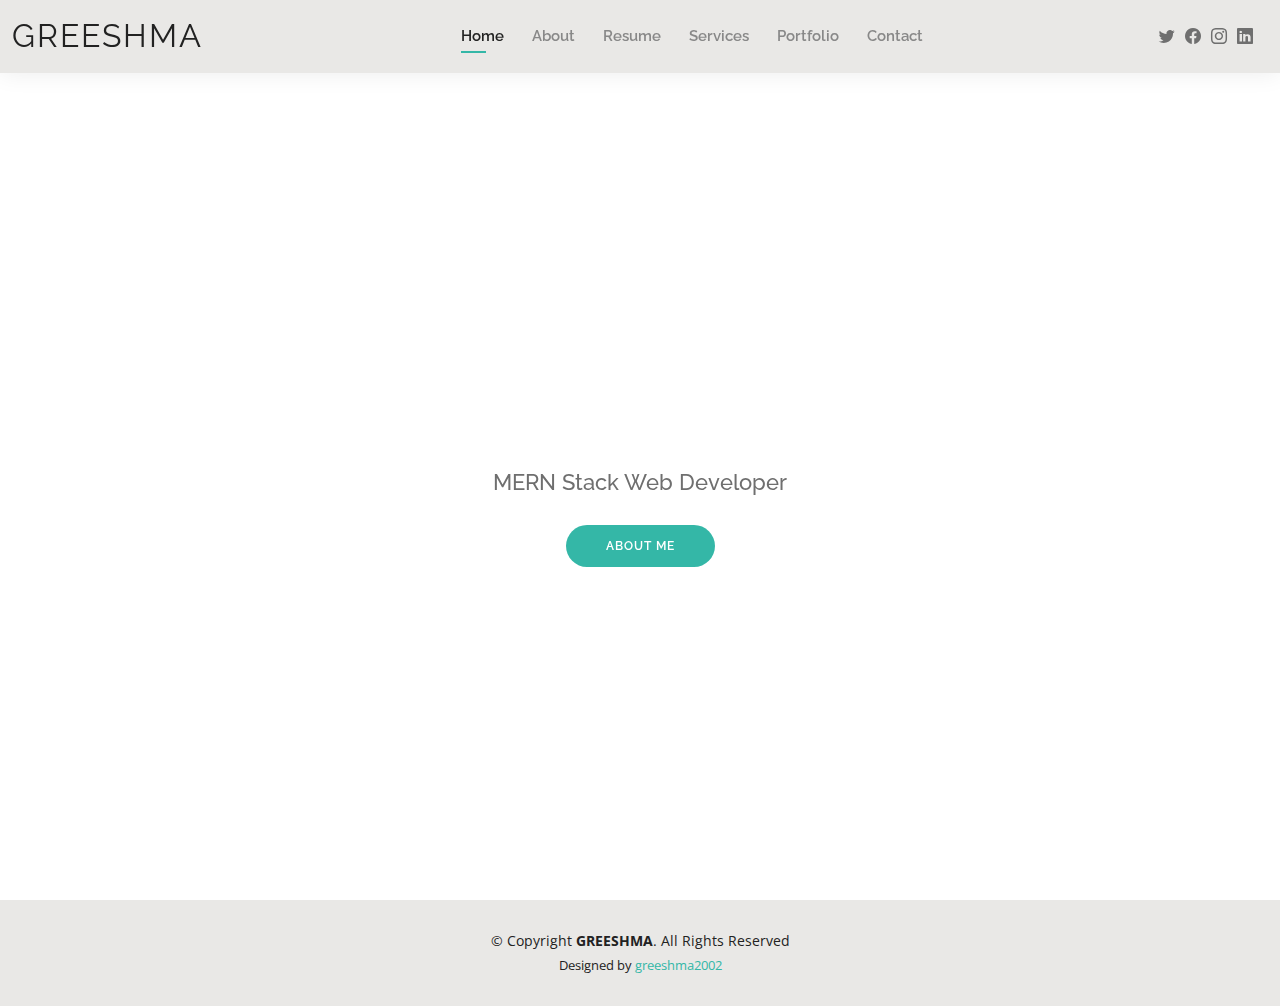
<file: index.html>
<!DOCTYPE html>
<html lang="en">

<head>
  <meta charset="utf-8">
  <meta content="width=device-width, initial-scale=1.0" name="viewport">

  <title>Greeshma Personal Portfolio - Index</title>
  <meta content="" name="description">
  <meta content="" name="keywords">


  <link href="assets/img/favicon.png" rel="icon">
  <link href="assets/img/apple-touch-icon.png" rel="apple-touch-icon">

  
  <link href="https://fonts.googleapis.com/css?family=Open+Sans:300,300i,400,400i,600,600i,700,700i|Raleway:300,300i,400,400i,500,500i,600,600i,700,700i|Poppins:300,300i,400,400i,500,500i,600,600i,700,700i" rel="stylesheet">

  
  <link href="assets/vendor/aos/aos.css" rel="stylesheet">
  <link href="assets/vendor/bootstrap/css/bootstrap.min.css" rel="stylesheet">
  <link href="assets/vendor/bootstrap-icons/bootstrap-icons.css" rel="stylesheet">
  <link href="assets/vendor/boxicons/css/boxicons.min.css" rel="stylesheet">
  <link href="assets/vendor/glightbox/css/glightbox.min.css" rel="stylesheet">
  <link href="assets/vendor/swiper/swiper-bundle.min.css" rel="stylesheet">

  
  <link href="assets/css/style.css" rel="stylesheet">

  
</head>

<body>

  
  <header id="header" class="fixed-top">
    <div class="container-fluid d-flex justify-content-between align-items-center">

      <h1 class="logo me-auto me-lg-0"><a href="index.html">GREESHMA</a></h1>
      
      <nav id="navbar" class="navbar order-last order-lg-0">
        <ul>
          <li><a class="active" href="index.html">Home</a></li>
          <li><a href="about.html">About</a></li>
          <li><a href="resume.html">Resume</a></li>
          <li><a href="services.html">Services</a></li>
          <li><a href="portfolio.html">Portfolio</a></li>
          <li><a href="contact.html">Contact</a></li>
        </ul>
        <i class="bi bi-list mobile-nav-toggle"></i>
      </nav>

      <div class="header-social-links">
        <a href="#" class="twitter"><i class="bi bi-twitter"></i></a>
        <a href="#" class="facebook"><i class="bi bi-facebook"></i></a>
        <a href="https://www.instagram.com/grees_h_ma_2002/" class="instagram"><i class="bi bi-instagram"></i></a>
        <a href="#" class="linkedin"><i class="bi bi-linkedin"></i></i></a>
      </div>

    </div>

  </header>

  
  <section id="hero" class="d-flex align-items-center">
    <div class="container d-flex flex-column align-items-center" data-aos="zoom-in" data-aos-delay="100">
      <h1 style="color: white;" >Greeshma R Nair</h1>
      <h2>MERN Stack Web Developer</h2>
      <a href="about.html" class="btn-about">About Me</a>
    </div>
  </section>

  
  <footer id="footer">
    <div class="container">
      <div class="copyright">
        &copy; Copyright <strong><span>GREESHMA</span></strong>. All Rights Reserved
      </div>
      <div class="credits">
        
        Designed by <a href="https://bootstrapmade.com/">greeshma2002</a>
      </div>
    </div>
  </footer>

  <div id="preloader"></div>
  <a href="#" class="back-to-top d-flex align-items-center justify-content-center"><i class="bi bi-arrow-up-short"></i></a>

  
  <script src="assets/vendor/purecounter/purecounter_vanilla.js"></script>
  <script src="assets/vendor/aos/aos.js"></script>
  <script src="assets/vendor/bootstrap/js/bootstrap.bundle.min.js"></script>
  <script src="assets/vendor/glightbox/js/glightbox.min.js"></script>
  <script src="assets/vendor/isotope-layout/isotope.pkgd.min.js"></script>
  <script src="assets/vendor/swiper/swiper-bundle.min.js"></script>
  <script src="assets/vendor/waypoints/noframework.waypoints.js"></script>
  <script src="assets/vendor/php-email-form/validate.js"></script>

  
  <script src="assets/js/main.js"></script>

</body>

</html>
</file>
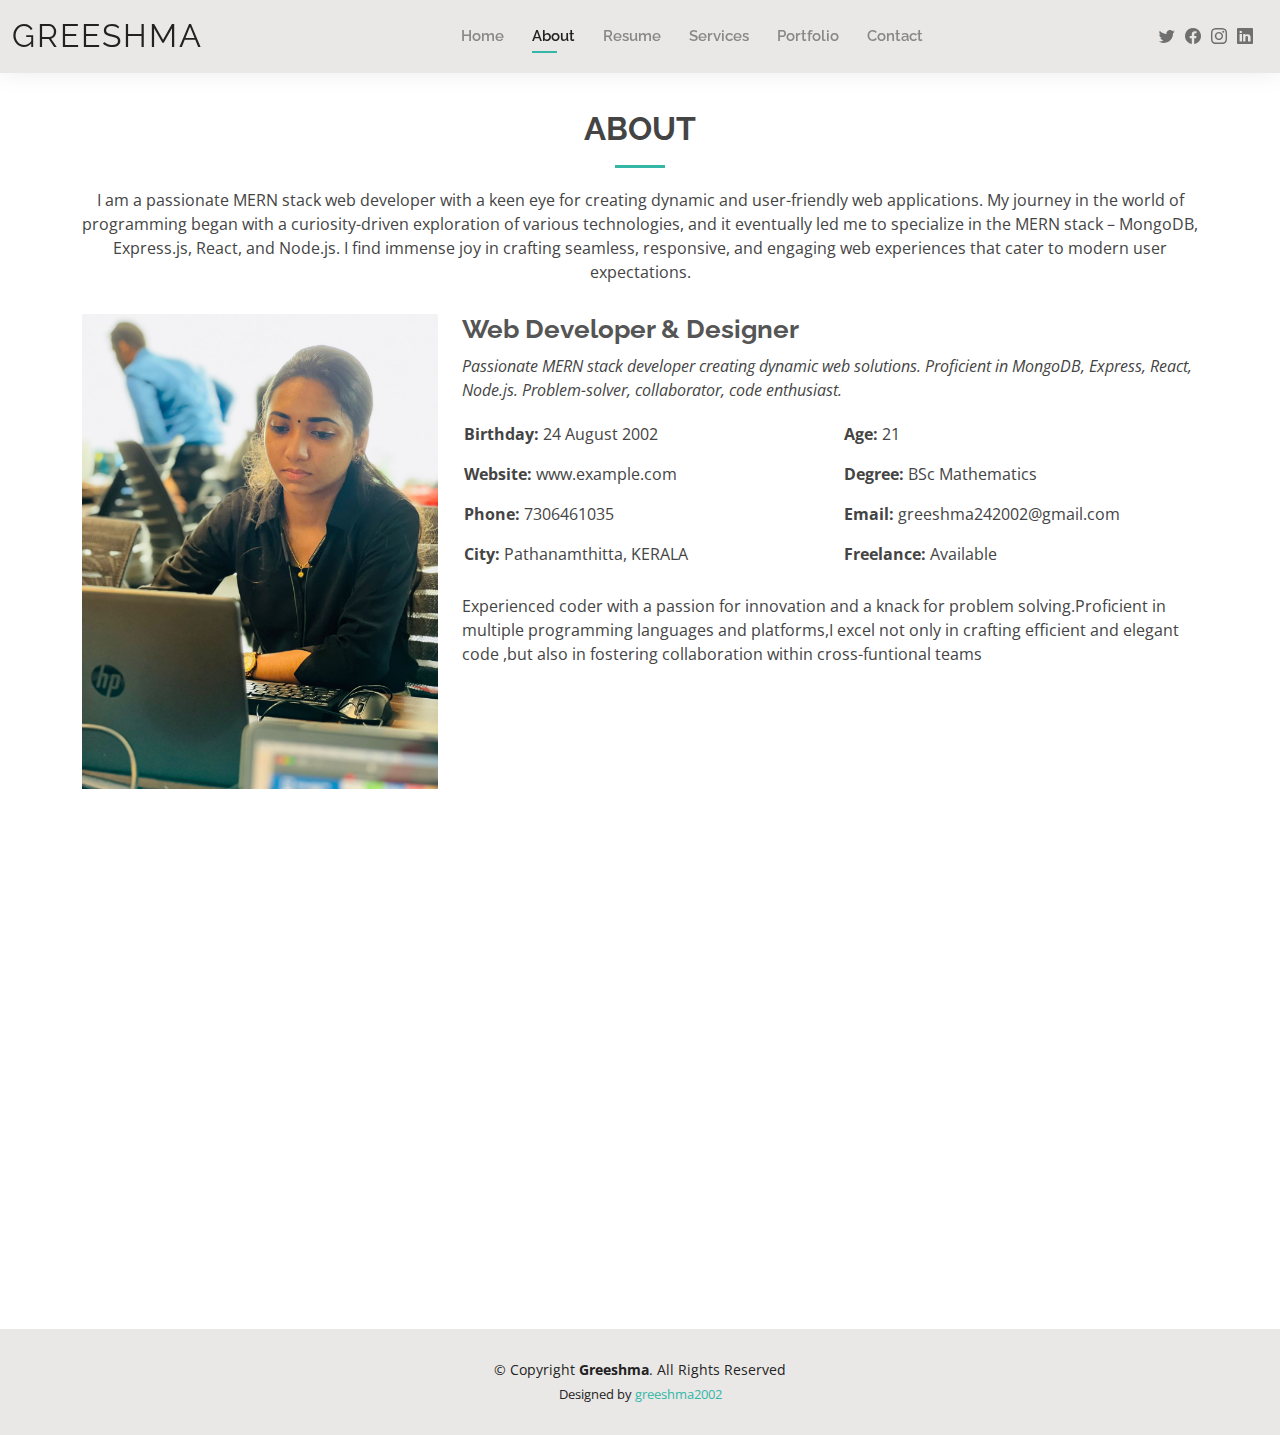
<file: about.html>
<!DOCTYPE html>
<html lang="en">

<head>
  <meta charset="utf-8">
  <meta content="width=device-width, initial-scale=1.0" name="viewport">

  <title>About - Greeshma Personal Portfolio</title>
  <meta content="" name="description">
  <meta content="" name="keywords">

  <!-- Favicons -->
  <link href="assets/img/favicon.png" rel="icon">
  <link href="assets/img/apple-touch-icon.png" rel="apple-touch-icon">

  <!-- Google Fonts -->
  <link href="https://fonts.googleapis.com/css?family=Open+Sans:300,300i,400,400i,600,600i,700,700i|Raleway:300,300i,400,400i,500,500i,600,600i,700,700i|Poppins:300,300i,400,400i,500,500i,600,600i,700,700i" rel="stylesheet">

  <!-- Vendor CSS Files -->
  <link href="assets/vendor/aos/aos.css" rel="stylesheet">
  <link href="assets/vendor/bootstrap/css/bootstrap.min.css" rel="stylesheet">
  <link href="assets/vendor/bootstrap-icons/bootstrap-icons.css" rel="stylesheet">
  <link href="assets/vendor/boxicons/css/boxicons.min.css" rel="stylesheet">
  <link href="assets/vendor/glightbox/css/glightbox.min.css" rel="stylesheet">
  <link href="assets/vendor/swiper/swiper-bundle.min.css" rel="stylesheet">

  <!-- Template Main CSS File -->
  <link href="assets/css/style.css" rel="stylesheet">

 
</head>

<body>

  <!-- ======= Header ======= -->
  <header id="header" class="fixed-top">
    <div class="container-fluid d-flex justify-content-between align-items-center">

      <h1 class="logo me-auto me-lg-0"><a href="index.html">GREESHMA</a></h1>
      <!-- Uncomment below if you prefer to use an image logo -->
      <!-- <a href="index.html" class="logo"><img src="assets/img/logo.png" alt="" class="img-fluid"></a>-->

      <nav id="navbar" class="navbar order-last order-lg-0">
        <ul>
          <li><a href="index.html">Home</a></li>
          <li><a class="active" href="about.html">About</a></li>
          <li><a href="resume.html">Resume</a></li>
          <li><a href="services.html">Services</a></li>
          <li><a href="portfolio.html">Portfolio</a></li>
          <li><a href="contact.html">Contact</a></li>
        </ul>
        <i class="bi bi-list mobile-nav-toggle"></i>
      </nav><!-- .navbar -->

      <div class="header-social-links">
        <a href="#" class="twitter"><i class="bi bi-twitter"></i></a>
        <a href="#" class="facebook"><i class="bi bi-facebook"></i></a>
        <a href="https://www.instagram.com/grees_h_ma_2002/" class="instagram"><i class="bi bi-instagram"></i></a>
        <a href="#" class="linkedin"><i class="bi bi-linkedin"></i></i></a>
      </div>

    </div>

  </header><!-- End Header -->

  <main id="main">

    <!-- ======= About Section ======= -->
    <section id="about" class="about">
      <div class="container" data-aos="fade-up">

        <div class="section-title">
          <h2>About</h2>
          <p>I am a passionate MERN stack web developer with a keen eye for creating dynamic and user-friendly web applications. My journey in the world of programming began with a curiosity-driven exploration of various technologies, and it eventually led me to specialize in the MERN stack – MongoDB, Express.js, React, and Node.js. I find immense joy in crafting seamless, responsive, and engaging web experiences that cater to modern user expectations.</p>
        </div>

        <div class="row">
          <div class="col-lg-4">
            <img src="greeshma.jpg" class="img-fluid" alt="">
          </div>
          <div class="col-lg-8 pt-4 pt-lg-0 content">
            <h3>Web Developer &amp; Designer</h3>
            <p class="fst-italic">
              Passionate MERN stack developer creating dynamic web solutions. Proficient in MongoDB, Express, React, Node.js. Problem-solver, collaborator, code enthusiast.
            </p>
            <div class="row">
              <div class="col-lg-6">
                <ul>
                  <li><i class="bi bi-rounded-right"></i> <strong>Birthday:</strong> 24 August 2002</li>
                  <li><i class="bi bi-rounded-right"></i> <strong>Website:</strong> www.example.com</li>
                  <li><i class="bi bi-rounded-right"></i> <strong>Phone:</strong> 7306461035</li>
                  <li><i class="bi bi-rounded-right"></i> <strong>City:</strong> Pathanamthitta, KERALA</li>
                </ul>
              </div>
              <div class="col-lg-6">
                <ul>
                  <li><i class="bi bi-rounded-right"></i> <strong>Age:</strong> 21</li>
                  <li><i class="bi bi-rounded-right"></i> <strong>Degree:</strong> BSc Mathematics</li>
                  <li><i class="bi bi-rounded-right"></i> <strong>Email:</strong> greeshma242002@gmail.com</li>
                  <li><i class="bi bi-rounded-right"></i> <strong>Freelance:</strong> Available</li>
                </ul>
              </div>
            </div>
            <p>
             Experienced coder with a passion for innovation and a knack for problem solving.Proficient in multiple programming languages and platforms,I excel not only in crafting efficient and elegant code ,but also in fostering collaboration within cross-funtional teams
            </p>
          </div>
        </div>

      </div>
    </section><!-- End About Section -->

    <!-- ======= Skills Section ======= -->
    <section id="skills" class="skills">
      <div class="container" data-aos="fade-up">

        <div class="section-title">
          <h2>Skills</h2>
          <p>Experienced MERN Stack developer with a passion for crafting seamless web applications.Proficient in MongoDB for robust data handling,Express.js for creating efficient APIs,and react for dynamic user interfaces.Skilled in Node.js to manage server-side scripting and asynchronous operations.Adept at front-end develepment with HTML,CSS and responsive design principles</p>
        </div>

        <div class="row skills-content">

          <div class="col-lg-6">

            <div class="progress">
              <span class="skill">HTML <i class="val">100%</i></span>
              <div class="progress-bar-wrap">
                <div class="progress-bar" role="progressbar" aria-valuenow="100" aria-valuemin="0" aria-valuemax="100"></div>
              </div>
            </div>

            <div class="progress">
              <span class="skill">CSS <i class="val">90%</i></span>
              <div class="progress-bar-wrap">
                <div class="progress-bar" role="progressbar" aria-valuenow="90" aria-valuemin="0" aria-valuemax="100"></div>
              </div>
            </div>

            <div class="progress">
              <span class="skill">JavaScript <i class="val">75%</i></span>
              <div class="progress-bar-wrap">
                <div class="progress-bar" role="progressbar" aria-valuenow="75" aria-valuemin="0" aria-valuemax="100"></div>
              </div>
            </div>

          </div>

          <div class="col-lg-6">

            <div class="progress">
              <span class="skill">Node.js <i class="val">80%</i></span>
              <div class="progress-bar-wrap">
                <div class="progress-bar" role="progressbar" aria-valuenow="80" aria-valuemin="0" aria-valuemax="100"></div>
              </div>
            </div>

            <div class="progress">
              <span class="skill">MongoDB <i class="val">90%</i></span>
              <div class="progress-bar-wrap">
                <div class="progress-bar" role="progressbar" aria-valuenow="90" aria-valuemin="0" aria-valuemax="100"></div>
              </div>
            </div>

            <div class="progress">
              <span class="skill">Express.js <i class="val">55%</i></span>
              <div class="progress-bar-wrap">
                <div class="progress-bar" role="progressbar" aria-valuenow="55" aria-valuemin="0" aria-valuemax="100"></div>
              </div>
            </div>

          </div>

        </div>

      </div>
    </section><!-- End Skills Section -->

    <!-- ======= Facts Section ======= -->
   
  <!-- ======= Footer ======= -->
  <footer id="footer">
    <div class="container">
      <div class="copyright">
        &copy; Copyright <strong><span>Greeshma</span></strong>. All Rights Reserved
      </div>
      <div class="credits">
        <!-- All the links in the footer should remain intact. -->
        <!-- You can delete the links only if you purchased the pro version. -->
        <!-- Licensing information: https://bootstrapmade.com/license/ -->
        <!-- Purchase the pro version with working PHP/AJAX contact form: https://bootstrapmade.com/kelly-free-bootstrap-cv-resume-html-template/ -->
        Designed by <a href="https://bootstrapmade.com/">greeshma2002</a>
      </div>
    </div>
  </footer>

  <div id="preloader"></div>
  <a href="#" class="back-to-top d-flex align-items-center justify-content-center"><i class="bi bi-arrow-up-short"></i></a>

  <!-- Vendor JS Files -->
  <script src="assets/vendor/purecounter/purecounter_vanilla.js"></script>
  <script src="assets/vendor/aos/aos.js"></script>
  <script src="assets/vendor/bootstrap/js/bootstrap.bundle.min.js"></script>
  <script src="assets/vendor/glightbox/js/glightbox.min.js"></script>
  <script src="assets/vendor/isotope-layout/isotope.pkgd.min.js"></script>
  <script src="assets/vendor/swiper/swiper-bundle.min.js"></script>
  <script src="assets/vendor/waypoints/noframework.waypoints.js"></script>
  <script src="assets/vendor/php-email-form/validate.js"></script>

  <!-- Template Main JS File -->
  <script src="assets/js/main.js"></script>

</body>

</html>
</file>
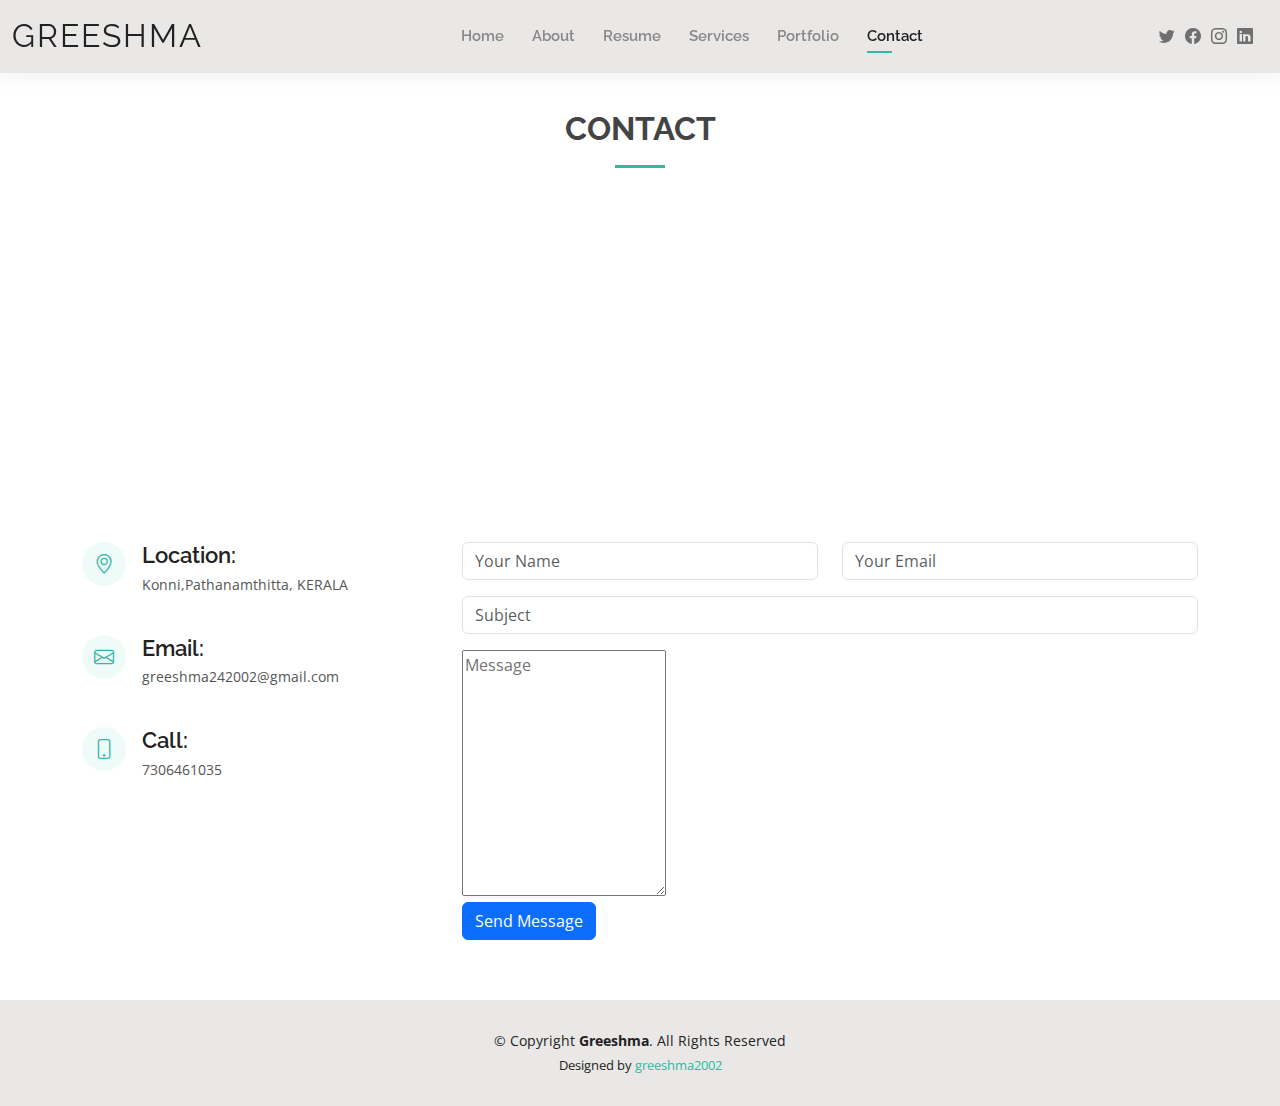
<file: contact.html>
<!DOCTYPE html>
<html lang="en">

<head>
  <meta charset="utf-8">
  <meta content="width=device-width, initial-scale=1.0" name="viewport">

  <title>Contact - Greeshma Personal Portfolio</title>
  <meta content="" name="description">
  <meta content="" name="keywords">

  <!-- Favicons -->
  <link href="assets/img/favicon.png" rel="icon">
  <link href="assets/img/apple-touch-icon.png" rel="apple-touch-icon">

  <!-- Google Fonts -->
  <link href="https://fonts.googleapis.com/css?family=Open+Sans:300,300i,400,400i,600,600i,700,700i|Raleway:300,300i,400,400i,500,500i,600,600i,700,700i|Poppins:300,300i,400,400i,500,500i,600,600i,700,700i" rel="stylesheet">

  <!-- Vendor CSS Files -->
  <link href="assets/vendor/aos/aos.css" rel="stylesheet">
  <link href="assets/vendor/bootstrap/css/bootstrap.min.css" rel="stylesheet">
  <link href="assets/vendor/bootstrap-icons/bootstrap-icons.css" rel="stylesheet">
  <link href="assets/vendor/boxicons/css/boxicons.min.css" rel="stylesheet">
  <link href="assets/vendor/glightbox/css/glightbox.min.css" rel="stylesheet">
  <link href="assets/vendor/swiper/swiper-bundle.min.css" rel="stylesheet">

  <!-- Template Main CSS File -->
  <link href="assets/css/style.css" rel="stylesheet">

  <!-- =======================================================
  * Template Name: Kelly
  * Updated: Jul 27 2023 with Bootstrap v5.3.1
  * Template URL: https://bootstrapmade.com/kelly-free-bootstrap-cv-resume-html-template/
  * Author: BootstrapMade.com
  * License: https://bootstrapmade.com/license/
  ======================================================== -->
</head>

<body>

  <!-- ======= Header ======= -->
  <header id="header" class="fixed-top">
    <div class="container-fluid d-flex justify-content-between align-items-center">

      <h1 class="logo me-auto me-lg-0"><a href="index.html">GREESHMA</a></h1>
      <!-- Uncomment below if you prefer to use an image logo -->
      <!-- <a href="index.html" class="logo"><img src="assets/img/logo.png" alt="" class="img-fluid"></a>-->

      <nav id="navbar" class="navbar order-last order-lg-0">
        <ul>
          <li><a href="index.html">Home</a></li>
          <li><a href="about.html">About</a></li>
          <li><a href="resume.html">Resume</a></li>
          <li><a href="services.html">Services</a></li>
          <li><a href="portfolio.html">Portfolio</a></li>
          <li><a class="active" href="contact.html">Contact</a></li>
        </ul>
        <i class="bi bi-list mobile-nav-toggle"></i>
      </nav><!-- .navbar -->

      <div class="header-social-links">
        <a href="#" class="twitter"><i class="bi bi-twitter"></i></a>
        <a href="#" class="facebook"><i class="bi bi-facebook"></i></a>
        <a href="https://www.instagram.com/grees_h_ma_2002/" class="instagram"><i class="bi bi-instagram"></i></a>
        <a href="#" class="linkedin"><i class="bi bi-linkedin"></i></i></a>
      </div>

    </div>

  </header><!-- End Header -->

  <main id="main">

    <!-- ======= Contact Section ======= -->
    <section id="contact" class="contact">
      <div class="container" data-aos="fade-up">

        <div class="section-title">
          <h2>Contact</h2>
        </div>

        <div>
          <iframe style="border:0; width: 100%; height: 270px;" src="https://www.google.com/maps/embed?pb=!1m14!1m8!1m3!1d12097.433213460943!2d-74.0062269!3d40.7101282!3m2!1i1024!2i768!4f13.1!3m3!1m2!1s0x0%3A0xb89d1fe6bc499443!2sDowntown+Conference+Center!5e0!3m2!1smk!2sbg!4v1539943755621" frameborder="0" allowfullscreen></iframe>
        </div>

        <div class="row mt-5">

          <div class="col-lg-4">
            <div class="info">
              <div class="address">
                <i class="bi bi-geo-alt"></i>
                <h4>Location:</h4>
                <p>Konni,Pathanamthitta, KERALA</p>
              </div>

              <div class="email">
                <i class="bi bi-envelope"></i>
                <h4>Email:</h4>
                <p>greeshma242002@gmail.com</p>
              </div>

              <div class="phone">
                <i class="bi bi-phone"></i>
                <h4>Call:</h4>
                <p>7306461035</p>
              </div>

            </div>

          </div>

          <div class="col-lg-8 mt-5 mt-lg-0">
<form id="submit-form" action="https://formspree.io/f/mdorgyya" method="POST">
  <div class="input-box">
    <div class="row">
      <div class="col-md-6 form-group">
        
        <input type="text" name="name" class="form-control" id="Name" placeholder="Your Name" pattern="[A-Z a-z ]+" required>
      </div>
      <div class="col-md-6 form-group">
        
        <input type="email" class="form-control" name="email" id="Email" placeholder="Your Email" required>
      </div>
    </div>
  </div>
  <div class="form-group mt-3">
    
    <input type="text" class="form-control" name="subject" id="Subject" placeholder="Subject" required>
  </div>
  <div class="form-group mt-3">
    
    <textarea name="message" rows="10" id="Message" placeholder="Message" required></textarea>
  </div>
  <button type="submit" class="btn btn-primary">Send Message</button>
</form>

            <!-- <form  id="submit-form"action="" >
              <div class="input-box">
                <div class="col-md-6 form-group">
                  <input type="text" name="name" class="form-control" id="Name" placeholder="Your Name" required>
                </div>
                <div class="col-md-6 form-group mt-3 mt-md-0">
                  <input type="email" class="form-control" name="email" id="Email" placeholder="Your Email" required>
                </div>
              </div>
              <div class="form-group mt-3">
                <input type="text" class="form-control" name="subject" id="Subject" placeholder="Subject" required>
              </div>
              <div class="form-group mt-3">
                <textarea name="message" rows="10" id="Message" required></textarea>
              </div>
             
              <div class=""><button type="submit">Send Message</button></div>
            </form> -->

          </div>

        </div>

      </div>
    </section><!-- End Contact Section -->

  </main><!-- End #main -->

  <!-- ======= Footer ======= -->
  <footer id="footer">
    <div class="container">
      <div class="copyright">
        &copy; Copyright <strong><span>Greeshma</span></strong>. All Rights Reserved
      </div>
      <div class="credits">
        <!-- All the links in the footer should remain intact. -->
        <!-- You can delete the links only if you purchased the pro version. -->
        <!-- Licensing information: https://bootstrapmade.com/license/ -->
        <!-- Purchase the pro version with working PHP/AJAX contact form: https://bootstrapmade.com/kelly-free-bootstrap-cv-resume-html-template/ -->
        Designed by <a href="https://bootstrapmade.com/">greeshma2002</a>
      </div>
    </div>
  </footer><!-- End  Footer -->

  <div id="preloader"></div>
  <a href="#" class="back-to-top d-flex align-items-center justify-content-center"><i class="bi bi-arrow-up-short"></i></a>

  <!-- Vendor JS Files -->
  <script src="assets/vendor/purecounter/purecounter_vanilla.js"></script>
  <script src="assets/vendor/aos/aos.js"></script>
  <script src="assets/vendor/bootstrap/js/bootstrap.bundle.min.js"></script>
  <script src="assets/vendor/glightbox/js/glightbox.min.js"></script>
  <script src="assets/vendor/isotope-layout/isotope.pkgd.min.js"></script>
  <script src="assets/vendor/swiper/swiper-bundle.min.js"></script>
  <script src="assets/vendor/waypoints/noframework.waypoints.js"></script>
  

  <!-- Template Main JS File -->
  <script src="assets/js/main.js"></script>

  <!--Form Validation -->
  <script>
     
  </script>

</body>

</html>
</file>
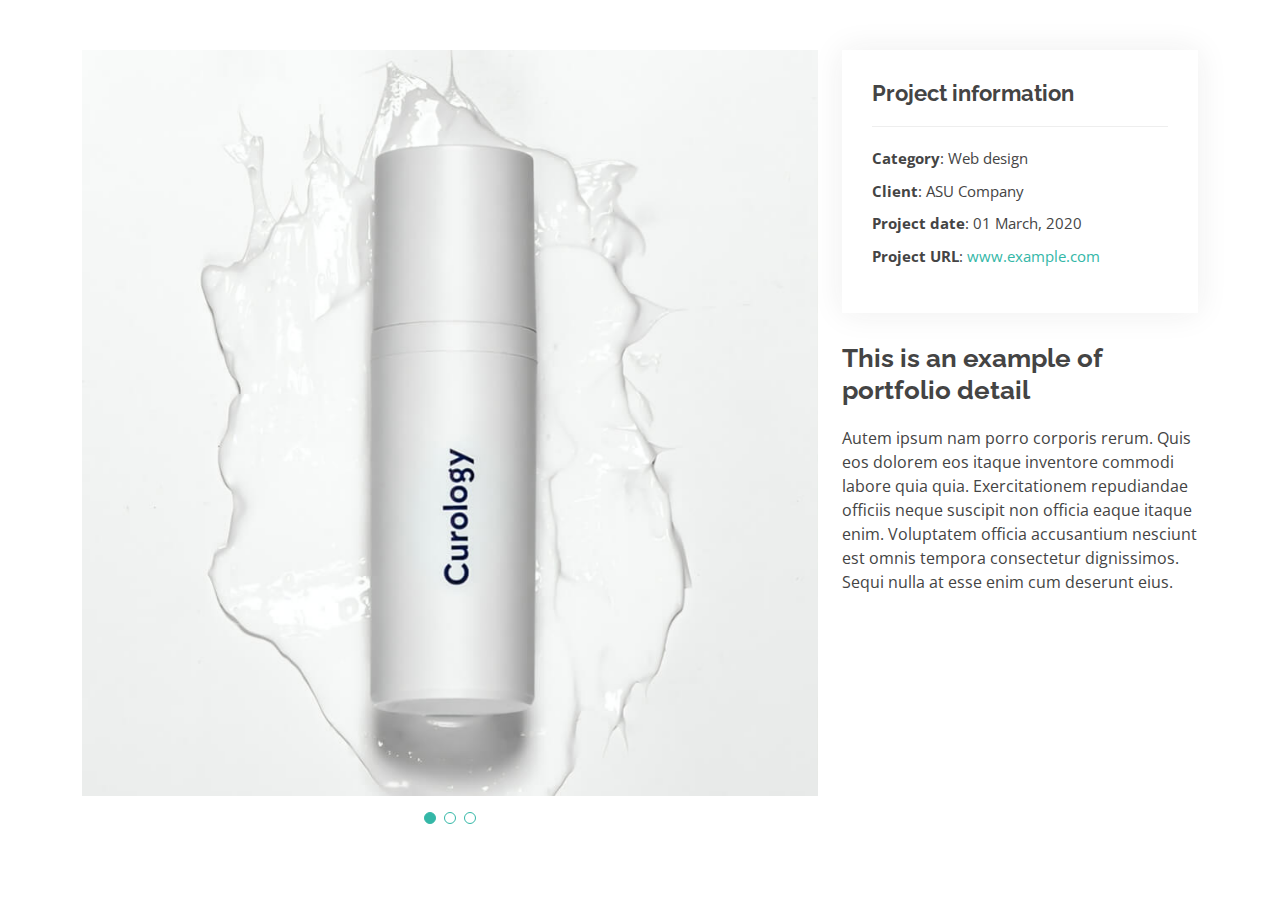
<file: portfolio-details.html>
<!DOCTYPE html>
<html lang="en">

<head>
  <meta charset="utf-8">
  <meta content="width=device-width, initial-scale=1.0" name="viewport">

  <title>Portfolio Details - Kelly Bootstrap Template</title>
  <meta content="" name="description">
  <meta content="" name="keywords">

  <!-- Favicons -->
  <link href="assets/img/favicon.png" rel="icon">
  <link href="assets/img/apple-touch-icon.png" rel="apple-touch-icon">

  <!-- Google Fonts -->
  <link href="https://fonts.googleapis.com/css?family=Open+Sans:300,300i,400,400i,600,600i,700,700i|Raleway:300,300i,400,400i,500,500i,600,600i,700,700i|Poppins:300,300i,400,400i,500,500i,600,600i,700,700i" rel="stylesheet">

  <!-- Vendor CSS Files -->
  <link href="assets/vendor/aos/aos.css" rel="stylesheet">
  <link href="assets/vendor/bootstrap/css/bootstrap.min.css" rel="stylesheet">
  <link href="assets/vendor/bootstrap-icons/bootstrap-icons.css" rel="stylesheet">
  <link href="assets/vendor/boxicons/css/boxicons.min.css" rel="stylesheet">
  <link href="assets/vendor/glightbox/css/glightbox.min.css" rel="stylesheet">
  <link href="assets/vendor/swiper/swiper-bundle.min.css" rel="stylesheet">

  <!-- Template Main CSS File -->
  <link href="assets/css/style.css" rel="stylesheet">

  <!-- =======================================================
  * Template Name: Kelly
  * Updated: Jul 27 2023 with Bootstrap v5.3.1
  * Template URL: https://bootstrapmade.com/kelly-free-bootstrap-cv-resume-html-template/
  * Author: BootstrapMade.com
  * License: https://bootstrapmade.com/license/
  ======================================================== -->
</head>

<body>

  <main id="main">

    <!-- ======= Portfolio Details Section ======= -->
    <section id="portfolio-details" class="portfolio-details">
      <div class="container">

        <div class="row gy-4">

          <div class="col-lg-8">
            <div class="portfolio-details-slider swiper">
              <div class="swiper-wrapper align-items-center">

                <div class="swiper-slide">
                  <img src="assets/img/portfolio/portfolio-1.jpg" alt="">
                </div>

                <div class="swiper-slide">
                  <img src="assets/img/portfolio/portfolio-2.jpg" alt="">
                </div>

                <div class="swiper-slide">
                  <img src="assets/img/portfolio/portfolio-3.jpg" alt="">
                </div>

              </div>
              <div class="swiper-pagination"></div>
            </div>
          </div>

          <div class="col-lg-4">
            <div class="portfolio-info">
              <h3>Project information</h3>
              <ul>
                <li><strong>Category</strong>: Web design</li>
                <li><strong>Client</strong>: ASU Company</li>
                <li><strong>Project date</strong>: 01 March, 2020</li>
                <li><strong>Project URL</strong>: <a href="#">www.example.com</a></li>
              </ul>
            </div>
            <div class="portfolio-description">
              <h2>This is an example of portfolio detail</h2>
              <p>
                Autem ipsum nam porro corporis rerum. Quis eos dolorem eos itaque inventore commodi labore quia quia. Exercitationem repudiandae officiis neque suscipit non officia eaque itaque enim. Voluptatem officia accusantium nesciunt est omnis tempora consectetur dignissimos. Sequi nulla at esse enim cum deserunt eius.
              </p>
            </div>
          </div>

        </div>

      </div>
    </section><!-- End Portfolio Details Section -->

  </main><!-- End #main -->

  <div id="preloader"></div>
  <a href="#" class="back-to-top d-flex align-items-center justify-content-center"><i class="bi bi-arrow-up-short"></i></a>

  <!-- Vendor JS Files -->
  <script src="assets/vendor/purecounter/purecounter_vanilla.js"></script>
  <script src="assets/vendor/aos/aos.js"></script>
  <script src="assets/vendor/bootstrap/js/bootstrap.bundle.min.js"></script>
  <script src="assets/vendor/glightbox/js/glightbox.min.js"></script>
  <script src="assets/vendor/isotope-layout/isotope.pkgd.min.js"></script>
  <script src="assets/vendor/swiper/swiper-bundle.min.js"></script>
  <script src="assets/vendor/waypoints/noframework.waypoints.js"></script>
  <script src="assets/vendor/php-email-form/validate.js"></script>

  <!-- Template Main JS File -->
  <script src="assets/js/main.js"></script>

</body>

</html>
</file>
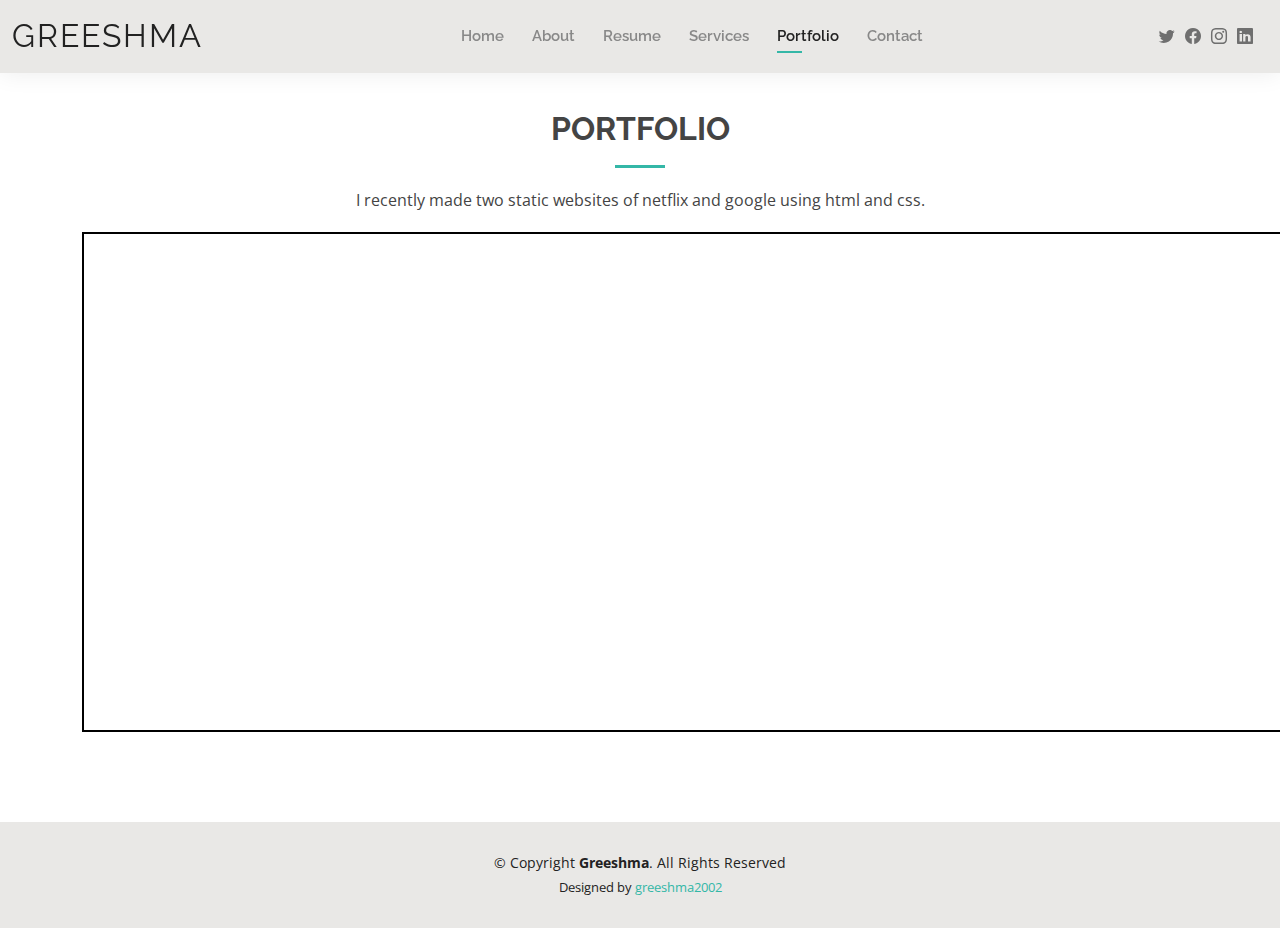
<file: portfolio.html>
<!DOCTYPE html>
<html lang="en">

<head>
  <meta charset="utf-8">
  <meta content="width=device-width, initial-scale=1.0" name="viewport">

  <title>Portfolio - Greeshma Personal Portfolio</title>
  <meta content="" name="description">
  <meta content="" name="keywords">

  <!-- Favicons -->
  <link href="assets/img/favicon.png" rel="icon">
  <link href="assets/img/apple-touch-icon.png" rel="apple-touch-icon">

  <!-- Google Fonts -->
  <link href="https://fonts.googleapis.com/css?family=Open+Sans:300,300i,400,400i,600,600i,700,700i|Raleway:300,300i,400,400i,500,500i,600,600i,700,700i|Poppins:300,300i,400,400i,500,500i,600,600i,700,700i" rel="stylesheet">

  <!-- Vendor CSS Files -->
  <link href="assets/vendor/aos/aos.css" rel="stylesheet">
  <link href="assets/vendor/bootstrap/css/bootstrap.min.css" rel="stylesheet">
  <link href="assets/vendor/bootstrap-icons/bootstrap-icons.css" rel="stylesheet">
  <link href="assets/vendor/boxicons/css/boxicons.min.css" rel="stylesheet">
  <link href="assets/vendor/glightbox/css/glightbox.min.css" rel="stylesheet">
  <link href="assets/vendor/swiper/swiper-bundle.min.css" rel="stylesheet">

  <!-- Template Main CSS File -->
  <link href="assets/css/style.css" rel="stylesheet">

  <!-- =======================================================
  * Template Name: Kelly
  * Updated: Jul 27 2023 with Bootstrap v5.3.1
  * Template URL: https://bootstrapmade.com/kelly-free-bootstrap-cv-resume-html-template/
  * Author: BootstrapMade.com
  * License: https://bootstrapmade.com/license/
  ======================================================== -->
</head>

<body>

  <!-- ======= Header ======= -->
  <header id="header" class="fixed-top">
    <div class="container-fluid d-flex justify-content-between align-items-center">

      <h1 class="logo me-auto me-lg-0"><a href="index.html">GREESHMA</a></h1>
      <!-- Uncomment below if you prefer to use an image logo -->
      <!-- <a href="index.html" class="logo"><img src="assets/img/logo.png" alt="" class="img-fluid"></a>-->

      <nav id="navbar" class="navbar order-last order-lg-0">
        <ul>
          <li><a href="index.html">Home</a></li>
          <li><a href="about.html">About</a></li>
          <li><a href="resume.html">Resume</a></li>
          <li><a href="services.html">Services</a></li>
          <li><a class="active" href="portfolio.html">Portfolio</a></li>
          <li><a href="contact.html">Contact</a></li>
        </ul>
        <i class="bi bi-list mobile-nav-toggle"></i>
      </nav><!-- .navbar -->

      <div class="header-social-links">
        <a href="#" class="twitter"><i class="bi bi-twitter"></i></a>
        <a href="#" class="facebook"><i class="bi bi-facebook"></i></a>
        <a href="https://www.instagram.com/grees_h_ma_2002/" class="instagram"><i class="bi bi-instagram"></i></a>
        <a href="#" class="linkedin"><i class="bi bi-linkedin"></i></i></a>
      </div>

    </div>

  </header><!-- End Header -->

  <main id="main">

    <!-- ======= Portfolio Section ======= -->
    <section id="portfolio" class="portfolio">
      <div class="container" data-aos="fade-up">

        <div class="section-title">
          <h2>Portfolio</h2>
          <p>I recently made two static websites of netflix and google using html and css.</p>
          <div class="greeshma-projects">
          <div class="project1"></div>
          <div class="project2"></div>
        </div>
        </div>

        
          
    </section><!-- End Portfolio Section -->

  </main><!-- End #main -->

  <!-- ======= Footer ======= -->
  <footer id="footer">
    <div class="container">
      <div class="copyright">
        &copy; Copyright <strong><span>Greeshma</span></strong>. All Rights Reserved
      </div>
      <div class="credits">
        <!-- All the links in the footer should remain intact. -->
        <!-- You can delete the links only if you purchased the pro version. -->
        <!-- Licensing information: https://bootstrapmade.com/license/ -->
        <!-- Purchase the pro version with working PHP/AJAX contact form: https://bootstrapmade.com/kelly-free-bootstrap-cv-resume-html-template/ -->
        Designed by <a href="https://bootstrapmade.com/">greeshma2002</a>
      </div>
    </div>
  </footer><!-- End  Footer -->

  <div id="preloader"></div>
  <a href="#" class="back-to-top d-flex align-items-center justify-content-center"><i class="bi bi-arrow-up-short"></i></a>

  <!-- Vendor JS Files -->
  <script src="assets/vendor/purecounter/purecounter_vanilla.js"></script>
  <script src="assets/vendor/aos/aos.js"></script>
  <script src="assets/vendor/bootstrap/js/bootstrap.bundle.min.js"></script>
  <script src="assets/vendor/glightbox/js/glightbox.min.js"></script>
  <script src="assets/vendor/isotope-layout/isotope.pkgd.min.js"></script>
  <script src="assets/vendor/swiper/swiper-bundle.min.js"></script>
  <script src="assets/vendor/waypoints/noframework.waypoints.js"></script>
  <script src="assets/vendor/php-email-form/validate.js"></script>

  <!-- Template Main JS File -->
  <script src="assets/js/main.js"></script>

</body>

</html>
</file>
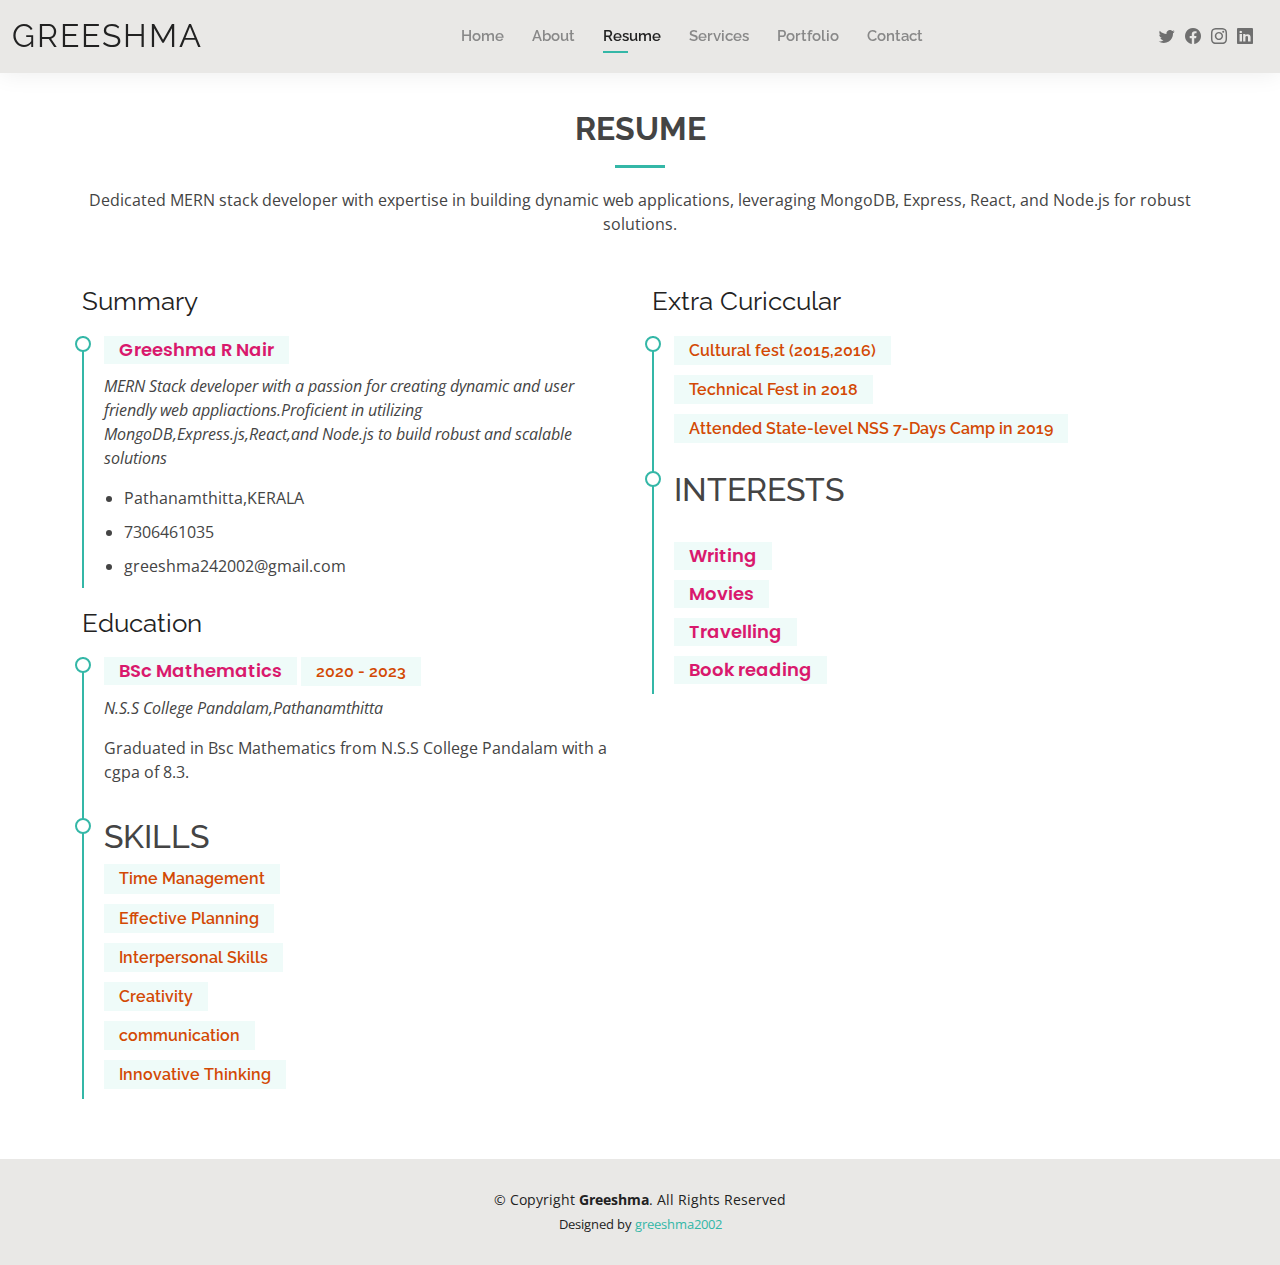
<file: resume.html>
<!DOCTYPE html>
<html lang="en">

<head>
  <meta charset="utf-8">
  <meta content="width=device-width, initial-scale=1.0" name="viewport">

  <title>Resume - Greeshma Personal Portfolio</title>
  <meta content="" name="description">
  <meta content="" name="keywords">

  <!-- Favicons -->
  <link href="assets/img/favicon.png" rel="icon">
  <link href="assets/img/apple-touch-icon.png" rel="apple-touch-icon">

  <!-- Google Fonts -->
  <link href="https://fonts.googleapis.com/css?family=Open+Sans:300,300i,400,400i,600,600i,700,700i|Raleway:300,300i,400,400i,500,500i,600,600i,700,700i|Poppins:300,300i,400,400i,500,500i,600,600i,700,700i" rel="stylesheet">

  <!-- Vendor CSS Files -->
  <link href="assets/vendor/aos/aos.css" rel="stylesheet">
  <link href="assets/vendor/bootstrap/css/bootstrap.min.css" rel="stylesheet">
  <link href="assets/vendor/bootstrap-icons/bootstrap-icons.css" rel="stylesheet">
  <link href="assets/vendor/boxicons/css/boxicons.min.css" rel="stylesheet">
  <link href="assets/vendor/glightbox/css/glightbox.min.css" rel="stylesheet">
  <link href="assets/vendor/swiper/swiper-bundle.min.css" rel="stylesheet">

  <!-- Template Main CSS File -->
  <link href="assets/css/style.css" rel="stylesheet">

  <!-- =======================================================
  * Template Name: Kelly
  * Updated: Jul 27 2023 with Bootstrap v5.3.1
  * Template URL: https://bootstrapmade.com/kelly-free-bootstrap-cv-resume-html-template/
  * Author: BootstrapMade.com
  * License: https://bootstrapmade.com/license/
  ======================================================== -->
</head>

<body>

  <!-- ======= Header ======= -->
  <header id="header" class="fixed-top">
    <div class="container-fluid d-flex justify-content-between align-items-center">

      <h1 class="logo me-auto me-lg-0"><a href="index.html">GREESHMA</a></h1>
      <!-- Uncomment below if you prefer to use an image logo -->
      <!-- <a href="index.html" class="logo"><img src="assets/img/logo.png" alt="" class="img-fluid"></a>-->

      <nav id="navbar" class="navbar order-last order-lg-0">
        <ul>
          <li><a href="index.html">Home</a></li>
          <li><a href="about.html">About</a></li>
          <li><a class="active" href="resume.html">Resume</a></li>
          <li><a href="services.html">Services</a></li>
          <li><a href="portfolio.html">Portfolio</a></li>
          <li><a href="contact.html">Contact</a></li>
        </ul>
        <i class="bi bi-list mobile-nav-toggle"></i>
      </nav><!-- .navbar -->

      <div class="header-social-links">
        <a href="#" class="twitter"><i class="bi bi-twitter"></i></a>
        <a href="#" class="facebook"><i class="bi bi-facebook"></i></a>
        <a href="https://www.instagram.com/grees_h_ma_2002/" class="instagram"><i class="bi bi-instagram"></i></a>
        <a href="#" class="linkedin"><i class="bi bi-linkedin"></i></i></a>
      </div>

    </div>

  </header><!-- End Header -->

  <main id="main">

    <!-- ======= Resume Section ======= -->
    <section id="resume" class="resume">
      <div class="container" data-aos="fade-up">

        <div class="section-title">
          <h2>Resume</h2>
          <p>Dedicated MERN stack developer with expertise in building dynamic web applications, leveraging MongoDB, Express, React, and Node.js for robust solutions.</p>
        </div>

        <div class="row">
          <div class="col-lg-6">
            <h3 class="resume-title">Summary</h3>
            <div class="resume-item pb-0">
              <h4>Greeshma R Nair</h4>
              <p><em>MERN Stack developer with a passion for creating dynamic and user friendly web appliactions.Proficient in utilizing MongoDB,Express.js,React,and Node.js to build robust and scalable solutions</em></p>
              <p>
              <ul>
                <li>Pathanamthitta,KERALA</li>
                <li>7306461035</li>
                <li>greeshma242002@gmail.com</li>
              </ul>
              </p>
            </div>

            <h3 class="resume-title">Education</h3>
            <div class="resume-item">
              <h4> BSc Mathematics </h4>
              <h5>2020 - 2023</h5>
              <p><em>N.S.S College Pandalam,Pathanamthitta</em></p>
              <p>Graduated in Bsc Mathematics from N.S.S College Pandalam with a cgpa of 8.3.</p>
            </div>
            <div class="resume-item">
              <h2>SKILLS</h2>
              <h5>Time Management</h5>
              <br>
              <h5>Effective Planning</h5>
              <br>
              <h5>Interpersonal Skills</h5>
              <br>
              <h5>Creativity</h5>
              <br>
              <h5>communication</h5>
              <br>
              <h5>Innovative Thinking</h5>
              <br>
            </div>
          </div>
          <div class="col-lg-6">
            <h2 class="resume-title">Extra Curiccular</h2>
            <div class="resume-item">
              <h5> Cultural fest (2015,2016) </h5>
              <br>
              <h5> Technical Fest in 2018 </h5>
              <br>
              <h5>Attended State-level NSS 7-Days Camp in 2019</h5>
            </div>
            <div class="resume-item">
              <h2>INTERESTS</h2>
              <br>
              <h4>Writing</h4>
              <br>
              <h4>Movies</h4>
              <br>
              <h4>Travelling</h4>
              <br>
              <h4>Book reading</h4>
              <br>

      </div>
    </section><!-- End Resume Section -->

  </main><!-- End #main -->

  <!-- ======= Footer ======= -->
  <footer id="footer">
    <div class="container">
      <div class="copyright">
        &copy; Copyright <strong><span>Greeshma</span></strong>. All Rights Reserved
      </div>
      <div class="credits">
        <!-- All the links in the footer should remain intact. -->
        <!-- You can delete the links only if you purchased the pro version. -->
        <!-- Licensing information: https://bootstrapmade.com/license/ -->
        <!-- Purchase the pro version with working PHP/AJAX contact form: https://bootstrapmade.com/kelly-free-bootstrap-cv-resume-html-template/ -->
        Designed by <a href="https://bootstrapmade.com/">greeshma2002</a>
      </div>
    </div>
  </footer><!-- End  Footer -->

  <div id="preloader"></div>
  <a href="#" class="back-to-top d-flex align-items-center justify-content-center"><i class="bi bi-arrow-up-short"></i></a>

  <!-- Vendor JS Files -->
  <script src="assets/vendor/purecounter/purecounter_vanilla.js"></script>
  <script src="assets/vendor/aos/aos.js"></script>
  <script src="assets/vendor/bootstrap/js/bootstrap.bundle.min.js"></script>
  <script src="assets/vendor/glightbox/js/glightbox.min.js"></script>
  <script src="assets/vendor/isotope-layout/isotope.pkgd.min.js"></script>
  <script src="assets/vendor/swiper/swiper-bundle.min.js"></script>
  <script src="assets/vendor/waypoints/noframework.waypoints.js"></script>
  <script src="assets/vendor/php-email-form/validate.js"></script>

  <!-- Template Main JS File -->
  <script src="assets/js/main.js"></script>

</body>

</html>
</file>
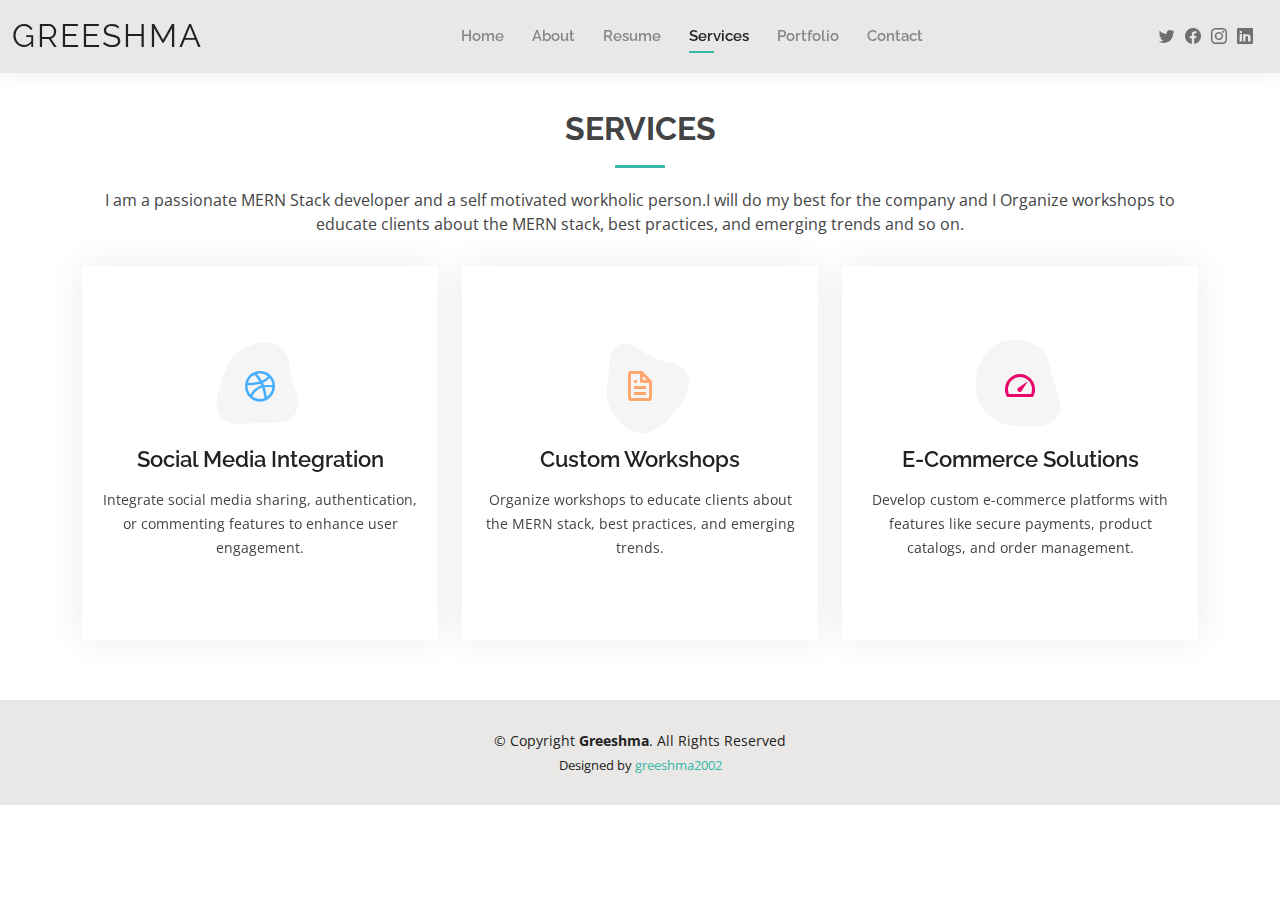
<file: services.html>
<!DOCTYPE html>
<html lang="en">

<head>
  <meta charset="utf-8">
  <meta content="width=device-width, initial-scale=1.0" name="viewport">

  <title>Services - Greeshma Personal Portfolio</title>
  <meta content="" name="description">
  <meta content="" name="keywords">

  <!-- Favicons -->
  <link href="assets/img/favicon.png" rel="icon">
  <link href="assets/img/apple-touch-icon.png" rel="apple-touch-icon">

  <!-- Google Fonts -->
  <link href="https://fonts.googleapis.com/css?family=Open+Sans:300,300i,400,400i,600,600i,700,700i|Raleway:300,300i,400,400i,500,500i,600,600i,700,700i|Poppins:300,300i,400,400i,500,500i,600,600i,700,700i" rel="stylesheet">

  <!-- Vendor CSS Files -->
  <link href="assets/vendor/aos/aos.css" rel="stylesheet">
  <link href="assets/vendor/bootstrap/css/bootstrap.min.css" rel="stylesheet">
  <link href="assets/vendor/bootstrap-icons/bootstrap-icons.css" rel="stylesheet">
  <link href="assets/vendor/boxicons/css/boxicons.min.css" rel="stylesheet">
  <link href="assets/vendor/glightbox/css/glightbox.min.css" rel="stylesheet">
  <link href="assets/vendor/swiper/swiper-bundle.min.css" rel="stylesheet">

  <!-- Template Main CSS File -->
  <link href="assets/css/style.css" rel="stylesheet">

  <!-- =======================================================
  * Template Name: Kelly
  * Updated: Jul 27 2023 with Bootstrap v5.3.1
  * Template URL: https://bootstrapmade.com/kelly-free-bootstrap-cv-resume-html-template/
  * Author: BootstrapMade.com
  * License: https://bootstrapmade.com/license/
  ======================================================== -->
</head>

<body>

  <!-- ======= Header ======= -->
  <header id="header" class="fixed-top">
    <div class="container-fluid d-flex justify-content-between align-items-center">

      <h1 class="logo me-auto me-lg-0"><a href="index.html">GREESHMA</a></h1>
      <!-- Uncomment below if you prefer to use an image logo -->
      <!-- <a href="index.html" class="logo"><img src="assets/img/logo.png" alt="" class="img-fluid"></a>-->

      <nav id="navbar" class="navbar order-last order-lg-0">
        <ul>
          <li><a href="index.html">Home</a></li>
          <li><a href="about.html">About</a></li>
          <li><a href="resume.html">Resume</a></li>
          <li><a class="active" href="services.html">Services</a></li>
          <li><a href="portfolio.html">Portfolio</a></li>
          <li><a href="contact.html">Contact</a></li>
        </ul>
        <i class="bi bi-list mobile-nav-toggle"></i>
      </nav><!-- .navbar -->

      <div class="header-social-links">
        <a href="#" class="twitter"><i class="bi bi-twitter"></i></a>
        <a href="#" class="facebook"><i class="bi bi-facebook"></i></a>
        <a href="https://www.instagram.com/grees_h_ma_2002/" class="instagram"><i class="bi bi-instagram"></i></a>
        <a href="#" class="linkedin"><i class="bi bi-linkedin"></i></i></a>
      </div>

    </div>

  </header><!-- End Header -->

  <main id="main">

    <!-- ======= Services Section ======= -->
    <section id="services" class="services">
      <div class="container" data-aos="fade-up">

        <div class="section-title">
          <h2>Services</h2>
          <p>I am a passionate MERN Stack developer and a self motivated workholic person.I will do my best for the company and I  Organize workshops to educate clients about the MERN stack, best practices, and emerging trends and so on.</p>
        </div>

        <div class="row">
          <div class="col-lg-4 col-md-6 d-flex align-items-stretch" data-aos="zoom-in" data-aos-delay="100">
            <div class="icon-box iconbox-blue">
              <div class="icon">
                <svg width="100" height="100" viewBox="0 0 600 600" xmlns="http://www.w3.org/2000/svg">
                  <path stroke="none" stroke-width="0" fill="#f5f5f5" d="M300,521.0016835830174C376.1290562159157,517.8887921683347,466.0731472004068,529.7835943286574,510.70327084640275,468.03025145048787C554.3714126377745,407.6079735673963,508.03601936045806,328.9844924480964,491.2728898941984,256.3432110539036C474.5976632858925,184.082847569629,479.9380746630129,96.60480741107993,416.23090153303,58.64404602377083C348.86323505073057,18.502131276798302,261.93793281208167,40.57373210992963,193.5410806939664,78.93577620505333C130.42746243093433,114.334589627462,98.30271207620316,179.96522072025542,76.75703585869454,249.04625023123273C51.97151888228291,328.5150500222984,13.704378332031375,421.85034740162234,66.52175969318436,486.19268352777647C119.04800174914682,550.1803526380478,217.28368757567262,524.383925680826,300,521.0016835830174"></path>
                </svg>
                <i class="bx bxl-dribbble"></i>
              </div>
              <h4><a href="">Social Media Integration</a></h4>
              <p>Integrate social media sharing, authentication, or commenting features to enhance user engagement.</p>
            </div>
          </div>

          <div class="col-lg-4 col-md-6 d-flex align-items-stretch mt-4 mt-md-0" data-aos="zoom-in" data-aos-delay="200">
            <div class="icon-box iconbox-orange ">
              <div class="icon">
                <svg width="100" height="100" viewBox="0 0 600 600" xmlns="http://www.w3.org/2000/svg">
                  <path stroke="none" stroke-width="0" fill="#f5f5f5" d="M300,582.0697525312426C382.5290701553225,586.8405444964366,449.9789794690241,525.3245884688669,502.5850820975895,461.55621195738473C556.606425686781,396.0723002908107,615.8543463187945,314.28637112970534,586.6730223649479,234.56875336149918C558.9533121215079,158.8439757836574,454.9685369536778,164.00468322053177,381.49747125262974,130.76875717737553C312.15926192815925,99.40240125094834,248.97055460311594,18.661163978235184,179.8680185752513,50.54337015887873C110.5421016452524,82.52863877960104,119.82277516462835,180.83849132639028,109.12597500060166,256.43424936330496C100.08760227029461,320.3096726198365,92.17705696193138,384.0621239912766,124.79988738764834,439.7174275375508C164.83382741302287,508.01625554203684,220.96474134820875,577.5009287672846,300,582.0697525312426"></path>
                </svg>
                <i class="bx bx-file"></i>
              </div>
              <h4><a href="">Custom Workshops</a></h4>
              <p>Organize workshops to educate clients about the MERN stack, best practices, and emerging trends.</p>
            </div>
          </div>

          <div class="col-lg-4 col-md-6 d-flex align-items-stretch mt-4 mt-lg-0" data-aos="zoom-in" data-aos-delay="300">
            <div class="icon-box iconbox-pink">
              <div class="icon">
                <svg width="100" height="100" viewBox="0 0 600 600" xmlns="http://www.w3.org/2000/svg">
                  <path stroke="none" stroke-width="0" fill="#f5f5f5" d="M300,541.5067337569781C382.14930387511276,545.0595476570109,479.8736841581634,548.3450877840088,526.4010558755058,480.5488172755941C571.5218469581645,414.80211281144784,517.5187510058486,332.0715597781072,496.52539010469104,255.14436215662573C477.37192572678356,184.95920475031193,473.57363656557914,105.61284051026155,413.0603344069578,65.22779650032875C343.27470386102294,18.654635553484475,251.2091493199835,5.337323636656869,175.0934190732945,40.62881213300186C97.87086631185822,76.43348514350839,51.98124368387456,156.15599469081315,36.44837278890362,239.84606092416172C21.716077023791087,319.22268207091537,43.775223500013084,401.1760424656574,96.891909868211,461.97329694683043C147.22146801428983,519.5804099606455,223.5754009179313,538.201503339737,300,541.5067337569781"></path>
                </svg>
                <i class="bx bx-tachometer"></i>
              </div>
              <h4><a href="">E-Commerce Solutions</a></h4>
              <p> Develop custom e-commerce platforms with features like secure payments, product catalogs, and order management.</p>
            </div>
          </div>

          
      </div>
    </section><!-- End Services Section -->

  </main><!-- End #main -->

  <!-- ======= Footer ======= -->
  <footer id="footer">
    <div class="container">
      <div class="copyright">
        &copy; Copyright <strong><span>Greeshma</span></strong>. All Rights Reserved
      </div>
      <div class="credits">
        <!-- All the links in the footer should remain intact. -->
        <!-- You can delete the links only if you purchased the pro version. -->
        <!-- Licensing information: https://bootstrapmade.com/license/ -->
        <!-- Purchase the pro version with working PHP/AJAX contact form: https://bootstrapmade.com/kelly-free-bootstrap-cv-resume-html-template/ -->
        Designed by <a href="https://bootstrapmade.com/">greeshma2002</a>
      </div>
    </div>
  </footer><!-- End  Footer -->

  <div id="preloader"></div>
  <a href="#" class="back-to-top d-flex align-items-center justify-content-center"><i class="bi bi-arrow-up-short"></i></a>

  <!-- Vendor JS Files -->
  <script src="assets/vendor/purecounter/purecounter_vanilla.js"></script>
  <script src="assets/vendor/aos/aos.js"></script>
  <script src="assets/vendor/bootstrap/js/bootstrap.bundle.min.js"></script>
  <script src="assets/vendor/glightbox/js/glightbox.min.js"></script>
  <script src="assets/vendor/isotope-layout/isotope.pkgd.min.js"></script>
  <script src="assets/vendor/swiper/swiper-bundle.min.js"></script>
  <script src="assets/vendor/waypoints/noframework.waypoints.js"></script>
  <script src="assets/vendor/php-email-form/validate.js"></script>

  <!-- Template Main JS File -->
  <script src="assets/js/main.js"></script>

</body>

</html>
</file>
<file: assets/css/style.css>
/**
* Template Name: Kelly
* Updated: Jul 27 2023 with Bootstrap v5.3.1
* Template URL: https://bootstrapmade.com/kelly-free-bootstrap-cv-resume-html-template/
* Author: BootstrapMade.com
* License: https://bootstrapmade.com/license/
*/

/*--------------------------------------------------------------
# General
--------------------------------------------------------------*/
body {
  font-family: "Open Sans", sans-serif;
  color: #444444;
}

a {
  color: #34b7a7;
  text-decoration: none;
}

a:hover {
  color: #51cdbe;
  text-decoration: none;
}

h1,
h2,
h3,
h4,
h5,
h6 {
  font-family: "Raleway", sans-serif;
}

#main {
  margin-top: 50px;
}

@media (max-width: 992px) {
  #main {
    margin-top: 30px;
  }
}

/*--------------------------------------------------------------
# Preloader
--------------------------------------------------------------*/
#preloader {
  position: fixed;
  top: 0;
  left: 0;
  right: 0;
  bottom: 0;
  z-index: 9999;
  overflow: hidden;
  background: #fff;
}

#preloader:before {
  content: "";
  position: fixed;
  top: calc(50% - 30px);
  left: calc(50% - 30px);
  border: 6px solid #34b7a7;
  border-top-color: #dcf5f2;
  border-radius: 50%;
  width: 60px;
  height: 60px;
  animation: animate-preloader 1s linear infinite;
}

@keyframes animate-preloader {
  0% {
    transform: rotate(0deg);
  }

  100% {
    transform: rotate(360deg);
  }
}

/*--------------------------------------------------------------
# Back to top button
--------------------------------------------------------------*/
.back-to-top {
  position: fixed;
  visibility: hidden;
  opacity: 0;
  right: 15px;
  bottom: 15px;
  z-index: 996;
  background: #34b7a7;
  width: 40px;
  height: 40px;
  border-radius: 50px;
  transition: all 0.4s;
}

.back-to-top i {
  font-size: 24px;
  color: #fff;
  line-height: 0;
}

.back-to-top:hover {
  background: #49cbbb;
  color: #fff;
}

.back-to-top.active {
  visibility: visible;
  opacity: 1;
}

/*--------------------------------------------------------------
# Header
--------------------------------------------------------------*/
#header {
  background: #e9e8e6;
  box-shadow: 0px 0px 25px 0 rgba(0, 0, 0, 0.08);
  z-index: 997;
  padding: 15px 0;
}

#header .logo {
  font-size: 32px;
  margin: 0;
  padding: 0;
  line-height: 1;
  font-weight: 400;
  letter-spacing: 2px;
  text-transform: uppercase;
}

#header .logo a {
  color: #222222;
}

#header .logo img {
  max-height: 40px;
}

@media (max-width: 992px) {
  #header .logo {
    font-size: 28px;
  }
}

/*--------------------------------------------------------------
# Header Social Links
--------------------------------------------------------------*/
.header-social-links {
  padding-right: 15px;
}

.header-social-links a {
  color: #6f6f6f;
  padding-left: 6px;
  display: inline-block;
  line-height: 0px;
  transition: 0.3s;
  font-size: 16px;
}

.header-social-links a:hover {
  color: #34b7a7;
}

/*--------------------------------------------------------------
# Navigation Menu
--------------------------------------------------------------*/
/**
* Desktop Navigation 
*/
.navbar {
  padding: 0;
}

.navbar ul {
  margin: 0;
  padding: 0;
  display: flex;
  list-style: none;
  align-items: center;
}

.navbar li {
  position: relative;
  padding: 10px 0 10px 28px;
}

.navbar a,
.navbar a:focus {
  display: flex;
  align-items: center;
  justify-content: space-between;
  font-family: "Raleway", sans-serif;
  font-size: 15px;
  font-weight: 600;
  color: #888888;
  white-space: nowrap;
  transition: 0.3s;
  position: relative;
}

.navbar a i,
.navbar a:focus i {
  font-size: 12px;
  line-height: 0;
  margin-left: 5px;
}

.navbar>ul>li>a:before {
  content: "";
  position: absolute;
  width: 0;
  height: 2px;
  bottom: -5px;
  left: 0;
  background-color: #34b7a7;
  visibility: hidden;
  width: 0px;
  transition: all 0.3s ease-in-out 0s;
}

.navbar a:hover:before,
.navbar li:hover>a:before,
.navbar .active:before {
  visibility: visible;
  width: 25px;
}

.navbar a:hover,
.navbar .active,
.navbar .active:focus,
.navbar li:hover>a {
  color: #222222;
}

.navbar .dropdown ul {
  display: block;
  position: absolute;
  left: 14px;
  top: calc(100% + 30px);
  margin: 0;
  padding: 10px 0;
  z-index: 99;
  opacity: 0;
  visibility: hidden;
  background: #fff;
  box-shadow: 0px 0px 30px rgba(127, 137, 161, 0.25);
  transition: 0.3s;
  border-radius: 4px;
}

.navbar .dropdown ul li {
  min-width: 200px;
  padding: 0;
}

.navbar .dropdown ul a {
  padding: 10px 20px;
  font-size: 15px;
  text-transform: none;
  font-weight: 600;
}

.navbar .dropdown ul a i {
  font-size: 12px;
}

.navbar .dropdown ul a:hover,
.navbar .dropdown ul .active:hover,
.navbar .dropdown ul li:hover>a {
  color: #34b7a7;
}

.navbar .dropdown:hover>ul {
  opacity: 1;
  top: 100%;
  visibility: visible;
}

.navbar .dropdown .dropdown ul {
  top: 0;
  left: calc(100% - 30px);
  visibility: hidden;
}

.navbar .dropdown .dropdown:hover>ul {
  opacity: 1;
  top: 0;
  left: 100%;
  visibility: visible;
}

@media (max-width: 1366px) {
  .navbar .dropdown .dropdown ul {
    left: -90%;
  }

  .navbar .dropdown .dropdown:hover>ul {
    left: -100%;
  }
}

/**
* Mobile Navigation 
*/
.mobile-nav-toggle {
  color: #222222;
  font-size: 28px;
  cursor: pointer;
  display: none;
  line-height: 0;
  transition: 0.5s;
}

.mobile-nav-toggle.bi-x {
  color: #fff;
}

@media (max-width: 991px) {
  .mobile-nav-toggle {
    display: block;
  }

  .navbar ul {
    display: none;
  }
}

.navbar-mobile {
  position: fixed;
  overflow: hidden;
  top: 0;
  right: 0;
  left: 0;
  bottom: 0;
  background: rgba(9, 9, 9, 0.9);
  transition: 0.3s;
  z-index: 999;
}

.navbar-mobile .mobile-nav-toggle {
  position: absolute;
  top: 15px;
  right: 15px;
}

.navbar-mobile ul {
  display: block;
  position: absolute;
  top: 55px;
  right: 15px;
  bottom: 15px;
  left: 15px;
  padding: 10px 0;
  border-radius: 10px;
  background-color: #fff;
  overflow-y: auto;
  transition: 0.3s;
}

.navbar-mobile a,
.navbar-mobile a:focus {
  font-size: 15px;
  padding-right: 15px;
  color: #222222;
}

.navbar-mobile a:hover,
.navbar-mobile .active,
.navbar-mobile li:hover>a {
  color: #34b7a7;
}

.navbar-mobile .getstarted,
.navbar-mobile .getstarted:focus {
  margin: 15px;
}

.navbar-mobile .dropdown ul {
  position: static;
  display: none;
  margin: 10px 20px;
  padding: 10px 0;
  z-index: 99;
  opacity: 1;
  visibility: visible;
  background: #fff;
  box-shadow: 0px 0px 30px rgba(127, 137, 161, 0.25);
}

.navbar-mobile .dropdown ul li {
  min-width: 200px;
}

.navbar-mobile .dropdown ul a {
  padding: 10px 20px;
}

.navbar-mobile .dropdown ul a i {
  font-size: 12px;
}

.navbar-mobile .dropdown ul a:hover,
.navbar-mobile .dropdown ul .active:hover,
.navbar-mobile .dropdown ul li:hover>a {
  color: #34b7a7;
}

.navbar-mobile .dropdown>.dropdown-active {
  display: block;
}

/*--------------------------------------------------------------
# Hero Section
--------------------------------------------------------------*/
#hero {
  width: 100%;
  height: 100vh;
  background: url("https://github.com/greeshma002/PersonalWebsite/blob/master/new.jpg?raw=true") top right;
  background-size: cover;
}

#hero .container {
  padding-top: 70px;
  position: relative;
}

@media (max-width: 992px) {
  #hero .container {
    padding-top: 58px;
  }
}

#hero h1 {
  margin: 0;
  font-size: 48px;
  font-weight: 700;
  line-height: 56px;
  color: #222222;
}

#hero h2 {
  color: #6f6f6f;
  margin: 10px 0 0 0;
  font-size: 22px;
}

#hero .btn-about {
  font-family: "Raleway", sans-serif;
  text-transform: uppercase;
  font-weight: 600;
  font-size: 12px;
  letter-spacing: 1px;
  display: inline-block;
  padding: 12px 40px;
  border-radius: 50px;
  transition: 0.5s;
  margin-top: 30px;
  color: #fff;
  background: #34b7a7;
}

#hero .btn-about:hover {
  background: #3dc8b7;
}

@media (min-width: 1024px) {
  #hero {
    background-attachment: fixed;
  }
}

@media (max-width: 992px) {
  #hero:before {
    content: "";
    background: rgba(255, 255, 255, 0.8);
    position: absolute;
    bottom: 0;
    top: 0;
    left: 0;
    right: 0;
  }

  #hero h1 {
    font-size: 28px;
    line-height: 36px;
  }

  #hero h2 {
    font-size: 18px;
    line-height: 24px;
  }
}

/*--------------------------------------------------------------
# Sections General
--------------------------------------------------------------*/
section {
  padding: 60px 0;
}

.section-bg {
  background-color: #e7f8f6;
}

.section-title {
  text-align: center;
  padding-bottom: 30px;
}

.section-title h2 {
  font-size: 32px;
  font-weight: bold;
  text-transform: uppercase;
  margin-bottom: 20px;
  padding-bottom: 20px;
  position: relative;
}

.section-title h2::after {
  content: "";
  position: absolute;
  display: block;
  width: 50px;
  height: 3px;
  background: #34b7a7;
  bottom: 0;
  left: calc(50% - 25px);
}

.section-title p {
  margin-bottom: 0;
}

/*--------------------------------------------------------------
# Cta
--------------------------------------------------------------*/
.cta {
  background: linear-gradient(rgba(0, 0, 0, 0.6), rgba(0, 0, 0, 0.6)), url("../img/bg-1.jpg") fixed center center;
  background-size: cover;
  padding: 80px 0;
}

.cta h3 {
  color: #fff;
  font-size: 28px;
  font-weight: 700;
}

.cta p {
  color: #fff;
}

.cta .cta-btn {
  font-family: "Raleway", sans-serif;
  text-transform: uppercase;
  font-weight: 500;
  font-size: 16px;
  letter-spacing: 1px;
  display: inline-block;
  padding: 8px 20px;
  border-radius: 2px;
  transition: 0.5s;
  margin: 10px;
  border: 2px solid #fff;
  color: #fff;
}

.cta .cta-btn:hover {
  background: #34b7a7;
  border: 2px solid #34b7a7;
}

@media (max-width: 1024px) {
  .cta {
    background-attachment: scroll;
  }
}

@media (min-width: 769px) {
  .cta .cta-btn-container {
    display: flex;
    align-items: center;
    justify-content: flex-end;
  }
}

/*--------------------------------------------------------------
# About
--------------------------------------------------------------*/
.about .content h3 {
  font-weight: 700;
  font-size: 26px;
  color: #555555;
}

.about .content ul {
  list-style: none;
  padding: 0;
}

.about .content ul li {
  padding-bottom: 10px;
}

.about .content ul i {
  font-size: 20px;
  padding-right: 2px;
  color: #34b7a7;
}

.about .content p:last-child {
  margin-bottom: 0;
}

/*--------------------------------------------------------------
# Skills
--------------------------------------------------------------*/
.skills .progress {
  height: 60px;
  display: block;
  background: none;
  border-radius: 0;
}

.skills .progress .skill {
  padding: 10px 0;
  margin: 0 0 6px 0;
  text-transform: uppercase;
  display: block;
  font-weight: 600;
  font-family: "Poppins", sans-serif;
  color: #222222;
}

.skills .progress .skill .val {
  float: right;
  font-style: normal;
}

.skills .progress-bar-wrap {
  background: #f3f3f3;
}

.skills .progress-bar {
  width: 1px;
  height: 10px;
  transition: 0.9s;
  background-color: #34b7a7;
}

/*--------------------------------------------------------------
# Facts
--------------------------------------------------------------*/
.facts .counters span {
  font-size: 48px;
  display: block;
  color: #34b7a7;
}

.facts .counters p {
  padding: 0;
  margin: 0 0 20px 0;
  font-family: "Raleway", sans-serif;
  font-size: 14px;
}

/*--------------------------------------------------------------
# Testimonials
--------------------------------------------------------------*/
.testimonials .section-header {
  margin-bottom: 40px;
}

.testimonials .testimonials-carousel,
.testimonials .testimonials-slider {
  overflow: hidden;
}

.testimonials .testimonial-item {
  text-align: center;
}

.testimonials .testimonial-item .testimonial-img {
  width: 120px;
  border-radius: 50%;
  border: 4px solid #fff;
  margin: 0 auto;
}

.testimonials .testimonial-item h3 {
  font-size: 20px;
  font-weight: bold;
  margin: 10px 0 5px 0;
  color: #111;
}

.testimonials .testimonial-item h4 {
  font-size: 14px;
  color: #999;
  margin: 0 0 15px 0;
}

.testimonials .testimonial-item .quote-icon-left,
.testimonials .testimonial-item .quote-icon-right {
  color: #c8efea;
  font-size: 26px;
}

.testimonials .testimonial-item .quote-icon-left {
  display: inline-block;
  left: -5px;
  position: relative;
}

.testimonials .testimonial-item .quote-icon-right {
  display: inline-block;
  right: -5px;
  position: relative;
  top: 10px;
}

.testimonials .testimonial-item p {
  font-style: italic;
  margin: 0 auto 15px auto;
}

@media (min-width: 992px) {
  .testimonials .testimonial-item p {
    width: 80%;
  }
}

.testimonials .swiper-pagination {
  margin-top: 20px;
  position: relative;
}

.testimonials .swiper-pagination .swiper-pagination-bullet {
  width: 12px;
  height: 12px;
  background-color: #fff;
  opacity: 1;
  border: 1px solid #34b7a7;
}

.testimonials .swiper-pagination .swiper-pagination-bullet-active {
  background-color: #34b7a7;
}

/*--------------------------------------------------------------
# Resume
--------------------------------------------------------------*/
.resume .resume-title {
  font-size: 26px;
  font-weight: 400;
  margin-top: 20px;
  margin-bottom: 20px;
  color: #222222;
}

.resume .resume-item {
  padding: 0 0 20px 20px;
  margin-top: -2px;
  border-left: 2px solid #34b7a7;
  position: relative;
}

.resume .resume-item h4 {
  font-size: 16px;
  background: #effbf9;
  padding: 5px 15px;
  display: inline-block;
  font-weight: 600;
  margin-bottom: 10px;
  line-height: 18px;
  font-size: 18px;
  font-weight: 600;
  font-family: "Poppins", sans-serif;
  color: #d9196d;
  margin-bottom: 10px;
}

.resume .resume-item h5 {
  font-size: 16px;
  background: #effbf9;
  padding: 5px 15px;
  display: inline-block;
  font-weight: 600;
  margin-bottom: 10px;
  color: #d34904;
}

.resume .resume-item ul {
  padding-left: 20px;
}

.resume .resume-item ul li {
  padding-bottom: 10px;
}

.resume .resume-item:last-child {
  padding-bottom: 0;
}

.resume .resume-item::before {
  content: "";
  position: absolute;
  width: 16px;
  height: 16px;
  border-radius: 50px;
  left: -9px;
  top: 0;
  background: #fff;
  border: 2px solid #34b7a7;
}

/*--------------------------------------------------------------
# Services
--------------------------------------------------------------*/
.services .icon-box {
  text-align: center;
  padding: 70px 20px 80px 20px;
  transition: all ease-in-out 0.3s;
  background: #fff;
  box-shadow: 0px 0 35px 0 rgba(0, 0, 0, 0.08);
}

.services .icon-box .icon {
  margin: 0 auto;
  width: 100px;
  height: 100px;
  display: flex;
  align-items: center;
  justify-content: center;
  transition: ease-in-out 0.3s;
  position: relative;
}

.services .icon-box .icon i {
  font-size: 36px;
  transition: 0.5s;
  position: relative;
}

.services .icon-box .icon svg {
  position: absolute;
  top: 0;
  left: 0;
}

.services .icon-box .icon svg path {
  transition: 0.5s;
  fill: #f5f5f5;
}

.services .icon-box h4 {
  font-weight: 600;
  margin: 10px 0 15px 0;
  font-size: 22px;
}

.services .icon-box h4 a {
  color: #222222;
  transition: ease-in-out 0.3s;
}

.services .icon-box p {
  line-height: 24px;
  font-size: 14px;
  margin-bottom: 0;
}

.services .iconbox-blue i {
  color: #47aeff;
}

.services .iconbox-blue:hover .icon i {
  color: #fff;
}

.services .iconbox-blue:hover .icon path {
  fill: #47aeff;
}

.services .iconbox-orange i {
  color: #ffa76e;
}

.services .iconbox-orange:hover .icon i {
  color: #fff;
}

.services .iconbox-orange:hover .icon path {
  fill: #ffa76e;
}

.services .iconbox-pink i {
  color: #e80368;
}

.services .iconbox-pink:hover .icon i {
  color: #fff;
}

.services .iconbox-pink:hover .icon path {
  fill: #e80368;
}

.services .iconbox-yellow i {
  color: #ffbb2c;
}

.services .iconbox-yellow:hover .icon i {
  color: #fff;
}

.services .iconbox-yellow:hover .icon path {
  fill: #ffbb2c;
}

.services .iconbox-red i {
  color: #ff5828;
}

.services .iconbox-red:hover .icon i {
  color: #fff;
}

.services .iconbox-red:hover .icon path {
  fill: #ff5828;
}

.services .iconbox-teal i {
  color: #11dbcf;
}

.services .iconbox-teal:hover .icon i {
  color: #fff;
}

.services .iconbox-teal:hover .icon path {
  fill: #11dbcf;
}

/*--------------------------------------------------------------
# Portfolio
--------------------------------------------------------------*/
.portfolio .portfolio-item {
  margin-bottom: 30px;
}

.portfolio #portfolio-flters {
  padding: 0;
  margin: 0 auto 20px auto;
  list-style: none;
  text-align: center;
}

.portfolio #portfolio-flters li {
  cursor: pointer;
  display: inline-block;
  padding: 8px 16px 10px 16px;
  font-size: 13px;
  font-weight: 500;
  line-height: 1;
  text-transform: uppercase;
  color: #444444;
  margin-bottom: 5px;
  transition: all 0.3s ease-in-out;
  border-radius: 50px;
}

.portfolio #portfolio-flters li:hover,
.portfolio #portfolio-flters li.filter-active {
  color: #fff;
  background: #34b7a7;
}

.portfolio #portfolio-flters li:last-child {
  margin-right: 0;
}

.portfolio .portfolio-wrap {
  transition: 0.3s;
  position: relative;
  overflow: hidden;
  z-index: 1;
  background: rgba(34, 34, 34, 0.6);
}

.portfolio .portfolio-wrap::before {
  content: "";
  background: rgba(34, 34, 34, 0.6);
  position: absolute;
  left: 0;
  right: 0;
  top: 0;
  bottom: 0;
  transition: all ease-in-out 0.3s;
  z-index: 2;
  opacity: 0;
}

.portfolio .portfolio-wrap img {
  transition: all ease-in-out 0.3s;
}

.portfolio .portfolio-wrap .portfolio-info {
  opacity: 0;
  position: absolute;
  top: 0;
  left: 0;
  right: 0;
  bottom: 0;
  z-index: 3;
  transition: all ease-in-out 0.3s;
  display: flex;
  flex-direction: column;
  justify-content: flex-end;
  align-items: flex-start;
  padding: 20px;
}

.portfolio .portfolio-wrap .portfolio-info h4 {
  font-size: 20px;
  color: #fff;
  font-weight: 600;
}

.portfolio .portfolio-wrap .portfolio-info p {
  color: rgba(255, 255, 255, 0.7);
  font-size: 14px;
  text-transform: uppercase;
  padding: 0;
  margin: 0;
  font-style: italic;
}

.portfolio .portfolio-wrap .portfolio-links {
  text-align: center;
  z-index: 4;
}

.portfolio .portfolio-wrap .portfolio-links a {
  color: #fff;
  margin: 0 5px 0 0;
  font-size: 28px;
  display: inline-block;
  transition: 0.3s;
}

.portfolio .portfolio-wrap .portfolio-links a:hover {
  color: #78d9cd;
}

.portfolio .portfolio-wrap:hover::before {
  opacity: 1;
}

.portfolio .portfolio-wrap:hover img {
  transform: scale(1.2);
}

.portfolio .portfolio-wrap:hover .portfolio-info {
  opacity: 1;
}

/*--------------------------------------------------------------
# Portfolio Details
--------------------------------------------------------------*/
.portfolio-details {
  padding-top: 0;
}

.portfolio-details .portfolio-details-slider img {
  width: 100%;
}

.portfolio-details .portfolio-details-slider .swiper-pagination {
  margin-top: 20px;
  position: relative;
}

.portfolio-details .portfolio-details-slider .swiper-pagination .swiper-pagination-bullet {
  width: 12px;
  height: 12px;
  background-color: #fff;
  opacity: 1;
  border: 1px solid #34b7a7;
}

.portfolio-details .portfolio-details-slider .swiper-pagination .swiper-pagination-bullet-active {
  background-color: #34b7a7;
}

.portfolio-details .portfolio-info {
  padding: 30px;
  box-shadow: 0px 0 30px rgba(34, 34, 34, 0.08);
}

.portfolio-details .portfolio-info h3 {
  font-size: 22px;
  font-weight: 700;
  margin-bottom: 20px;
  padding-bottom: 20px;
  border-bottom: 1px solid #eee;
}

.portfolio-details .portfolio-info ul {
  list-style: none;
  padding: 0;
  font-size: 15px;
}

.portfolio-details .portfolio-info ul li+li {
  margin-top: 10px;
}

.portfolio-details .portfolio-description {
  padding-top: 30px;
}

.portfolio-details .portfolio-description h2 {
  font-size: 26px;
  font-weight: 700;
  margin-bottom: 20px;
}

.portfolio-details .portfolio-description p {
  padding: 0;
}

/*--------------------------------------------------------------
# Contact
--------------------------------------------------------------*/
.contact .info {
  width: 100%;
  background: #fff;
}

.contact .info i {
  font-size: 20px;
  color: #34b7a7;
  float: left;
  width: 44px;
  height: 44px;
  background: #effbf9;
  display: flex;
  justify-content: center;
  align-items: center;
  border-radius: 50px;
  transition: all 0.3s ease-in-out;
}

.contact .info h4 {
  padding: 0 0 0 60px;
  font-size: 22px;
  font-weight: 600;
  margin-bottom: 5px;
  color: #222222;
}

.contact .info p {
  padding: 0 0 0 60px;
  margin-bottom: 0;
  font-size: 14px;
  color: #555555;
}

.contact .info .email,
.contact .info .phone {
  margin-top: 40px;
}

.contact .info .email:hover i,
.contact .info .address:hover i,
.contact .info .phone:hover i {
  background: #34b7a7;
  color: #fff;
}

.contact .php-email-form {
  width: 100%;
  background: #fff;
}

.contact .php-email-form .form-group {
  padding-bottom: 8px;
}

.contact .php-email-form .error-message {
  display: none;
  color: #fff;
  background: #ed3c0d;
  text-align: center;
  padding: 15px;
  font-weight: 600;
}

.contact .php-email-form .sent-message {
  display: none;
  color: #fff;
  background: #18d26e;
  text-align: center;
  padding: 15px;
  font-weight: 600;
}

.contact .php-email-form .loading {
  display: none;
  background: #fff;
  text-align: center;
  padding: 15px;
}

.contact .php-email-form .loading:before {
  content: "";
  display: inline-block;
  border-radius: 50%;
  width: 24px;
  height: 24px;
  margin: 0 10px -6px 0;
  border: 3px solid #18d26e;
  border-top-color: #eee;
  animation: animate-loading 1s linear infinite;
}

.contact .php-email-form input,
.contact .php-email-form textarea {
  border-radius: 4px;
  box-shadow: none;
  font-size: 14px;
}

.contact .php-email-form input:focus,
.contact .php-email-form textarea:focus {
  border-color: #34b7a7;
}

.contact .php-email-form input {
  height: 44px;
}

.contact .php-email-form textarea {
  padding: 10px 12px;
}

.contact .php-email-form button[type=submit] {
  background: #34b7a7;
  border: 0;
  padding: 10px 30px 12px 30px;
  color: #fff;
  transition: 0.4s;
  border-radius: 50px;
}

.contact .php-email-form button[type=submit]:hover {
  background: #3dc8b7;
}

@keyframes animate-loading {
  0% {
    transform: rotate(0deg);
  }

  100% {
    transform: rotate(360deg);
  }
}

/*--------------------------------------------------------------
# Footer
--------------------------------------------------------------*/
#footer {
  background: #e9e8e6;
  padding: 30px 0;
  color: #222222;
  font-size: 14px;
  text-align: center;
}

#footer .credits {
  padding-top: 5px;
  font-size: 13px;
}

#footer .credits a {
  color: #34b7a7;
}
.img.c{
  margin-left: 50px;
}
.greeshma-projects{
  margin-top: 20px;
  display: flex;
  justify-content:space-evenly;
  align-items: center;
  border: 2px solid black;
  height: 500px;
  width: 1300px;
}
.project1{
  height: 300px;
  width: 500px;
  background-image: url("https://github.com/greeshma002/PersonalWebsite/blob/master/google.screenshot.png?raw=true");
  background-size: cover;
}
.project2{
  height: 300px;
  width: 500px;
  background-image: url("https://github.com/greeshma002/PersonalWebsite/blob/master/google.screenshot.png?raw=true");
  background-size: cover;
}
</file>
